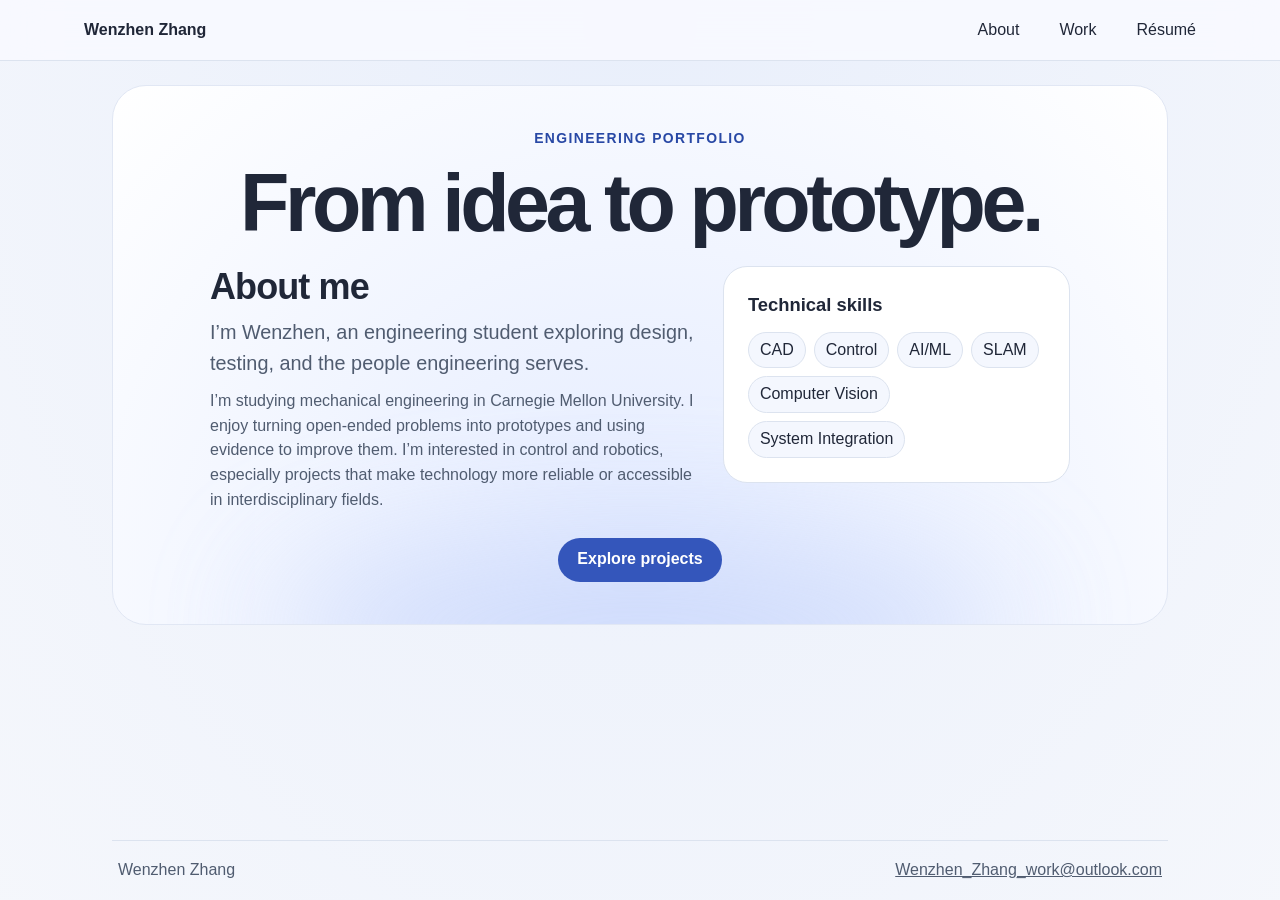
<file: index.html>
<!doctype html>
<html lang="en">
<head>
<meta charset="utf-8">
<meta name="viewport" content="width=device-width, initial-scale=1">
<meta name="description" content="An engineering portfolio with six case studies and a résumé.">
<title>Home | Engineering Portfolio</title>
<link rel="stylesheet" href="style.css">
<script defer src="content.js"></script>
<script defer src="app.js"></script>
</head>
<body data-page="index">
<a class="skip" href="#main">Skip to content</a>
<header class="bar"><nav aria-label="Main navigation">
<a class="brand" href="index.html" id="brand" aria-current="page">Portfolio</a>
<div><a href="#about">About</a><a href="work.html">Work</a><a href="resume.html">Résumé</a></div>
</nav></header>
<main id="main" tabindex="-1">
<div class="hero"><p class="eyebrow" id="role"></p><h1 id="headline">Engineering Portfolio</h1><section class="about home-about" id="about" aria-labelledby="about-heading"><div><h2 id="about-heading">About me</h2><p class="lede" id="intro"></p><p class="lede" id="bio"></p></div><div class="skills"><h3>Technical skills</h3><ul class="tags" id="skills"></ul></div></section><div class="actions"><a class="button primary" href="work.html">Explore projects</a></div></div>
<noscript><p class="notice">Enable JavaScript to see the portfolio content.</p></noscript>
</main>
<footer><span id="footer-name"></span><a id="email"></a></footer>
</body>
</html>
</file>
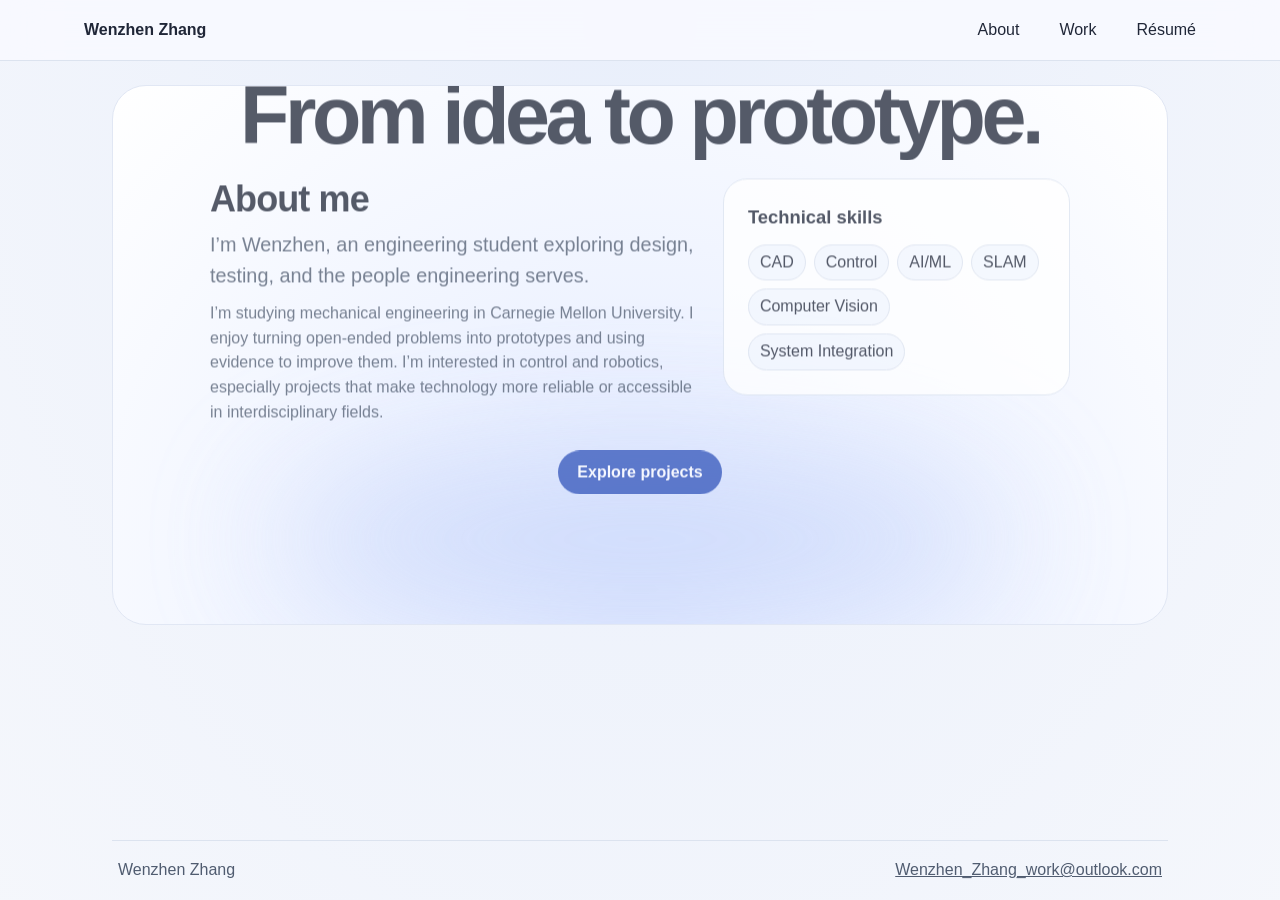
<file: about.html>
<!doctype html>
<html lang="en">
<head>
<meta charset="utf-8">
<meta name="viewport" content="width=device-width, initial-scale=1">
<meta http-equiv="refresh" content="0; url=index.html#about">
<title>About | Engineering Portfolio</title>
</head>
<body><p><a href="index.html#about">Read the introduction</a></p></body>
</html>
</file>
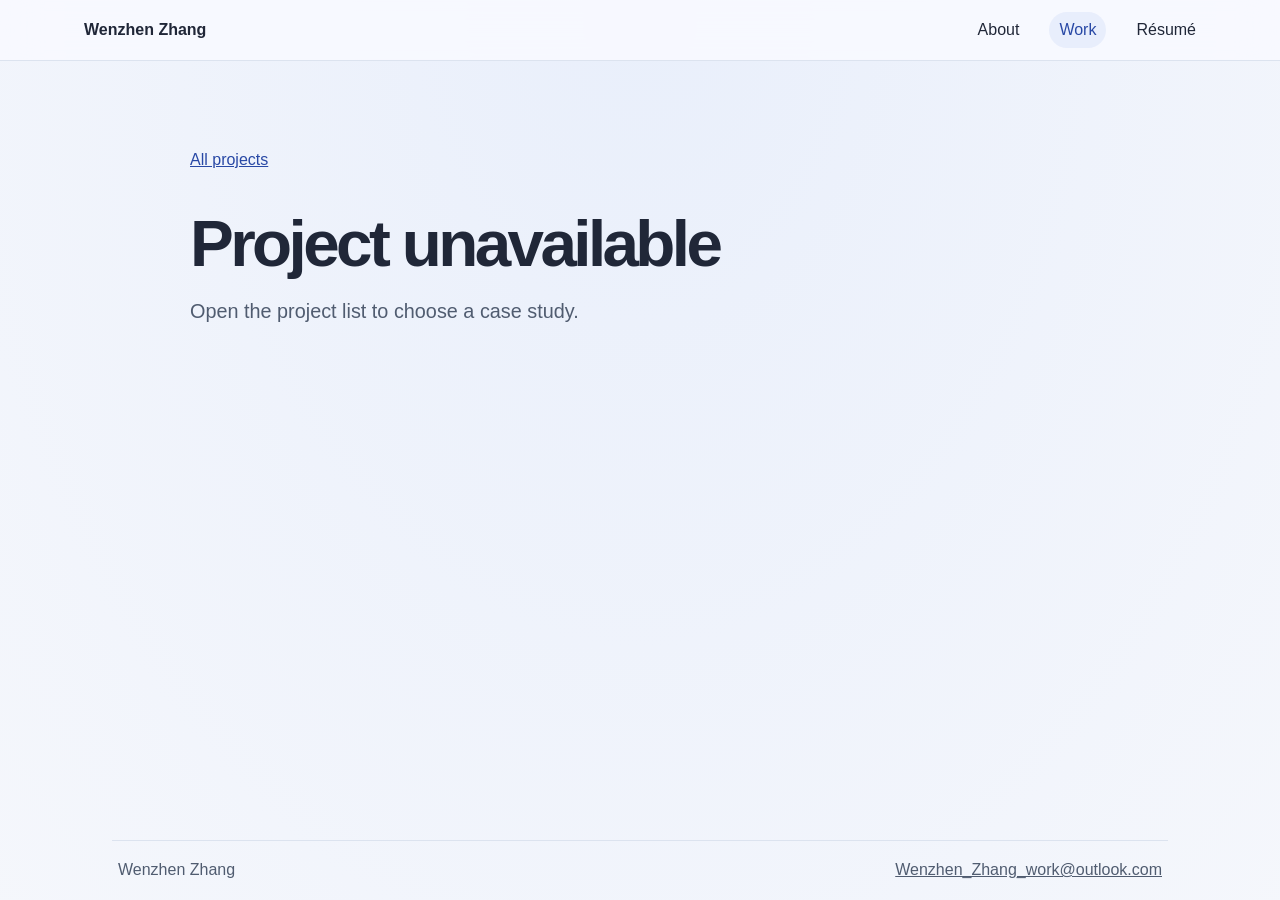
<file: project.html>
<!doctype html>
<html lang="en">
<head>
<meta charset="utf-8">
<meta name="viewport" content="width=device-width, initial-scale=1">
<meta name="description" content="An engineering portfolio with six case studies and a résumé.">
<title>Case study | Engineering Portfolio</title>
<link rel="stylesheet" href="style.css">
<script defer src="content.js"></script>
<script defer src="app.js"></script>
</head>
<body data-page="project">
<a class="skip" href="#main">Skip to content</a>
<header class="bar"><nav aria-label="Main navigation">
<a class="brand" href="index.html" id="brand">Portfolio</a>
<div><a href="index.html#about">About</a><a href="work.html" aria-current="true">Work</a><a href="resume.html">Résumé</a></div>
</nav></header>
<main id="main" tabindex="-1">
<article class="section case"><a class="back" href="work.html">All projects</a><header class="case-heading"><p class="eyebrow" id="case-category"></p><h1 id="case-title">Case study</h1><p class="lede" id="case-summary"></p><div id="case-cover"></div></header><div id="case-body" class="case-grid"></div></article>
<noscript><p class="notice">Enable JavaScript to see the portfolio content.</p></noscript>
</main>
<footer><span id="footer-name"></span><a id="email"></a></footer>
</body>
</html>
</file>
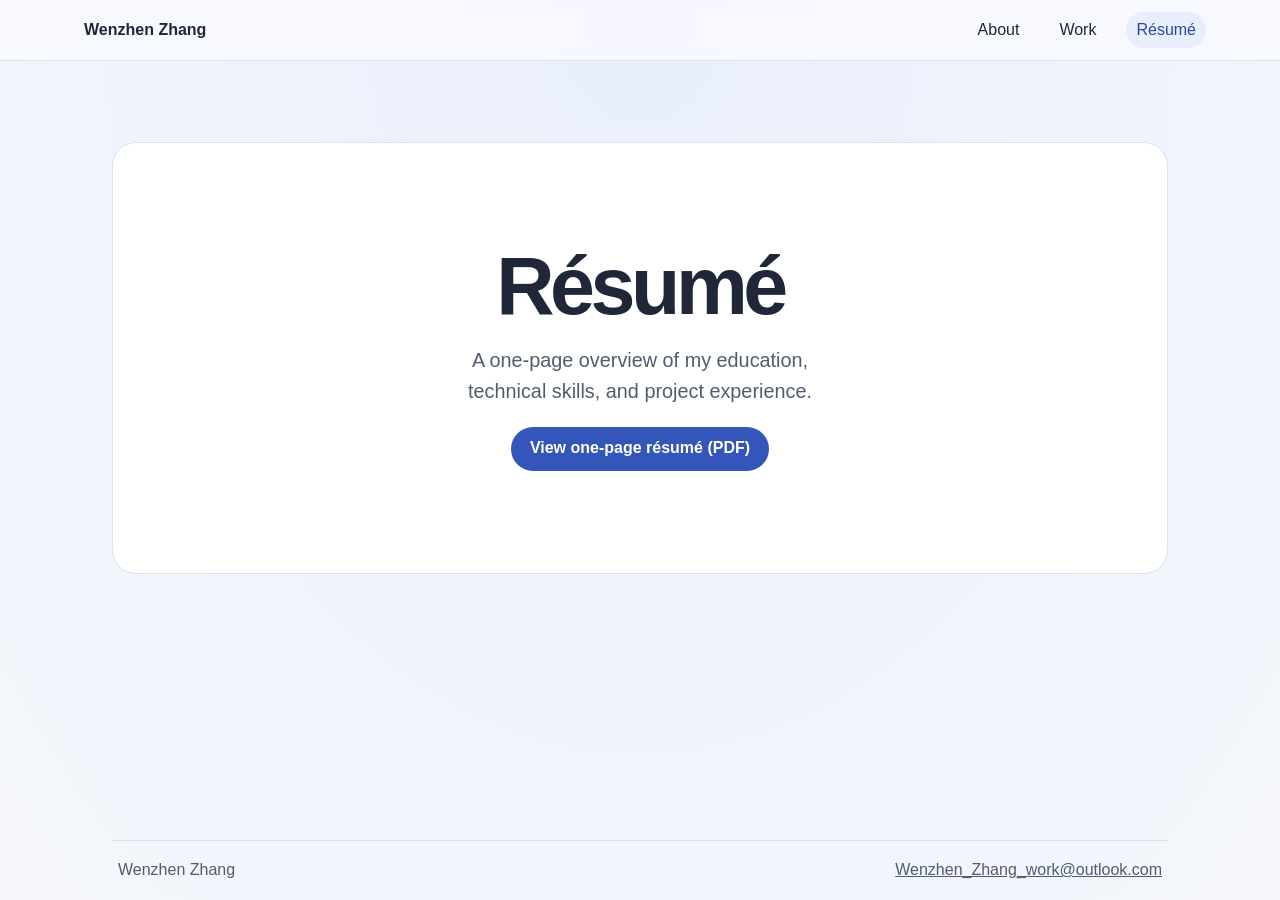
<file: resume.html>
<!doctype html>
<html lang="en">
<head>
<meta charset="utf-8">
<meta name="viewport" content="width=device-width, initial-scale=1">
<meta name="description" content="An engineering portfolio with six case studies and a résumé.">
<title>Résumé | Engineering Portfolio</title>
<link rel="stylesheet" href="style.css">
<script defer src="content.js"></script>
<script defer src="app.js"></script>
</head>
<body data-page="resume">
<a class="skip" href="#main">Skip to content</a>
<header class="bar"><nav aria-label="Main navigation">
<a class="brand" href="index.html" id="brand">Portfolio</a>
<div><a href="index.html#about">About</a><a href="work.html">Work</a><a href="resume.html" aria-current="page">Résumé</a></div>
</nav></header>
<main id="main" tabindex="-1">
<section class="section resume"><h1>Résumé</h1><p class="lede" id="resume-intro"></p><a class="button primary" id="resume-link" href="resume.pdf">View one-page résumé (PDF)</a></section>
<noscript><p class="notice">Enable JavaScript to see the portfolio content.</p></noscript>
</main>
<footer><span id="footer-name"></span><a id="email"></a></footer>
</body>
</html>
</file>
<file: style.css>
:root {
  color-scheme: light;
  --ink: #202738;
  --muted: #505c70;
  --blue: #2848a5;
  --line: #dce3ef;
  font: 16px/1.55 -apple-system, BlinkMacSystemFont, "Segoe UI", sans-serif;
}
* { box-sizing: border-box; }
body {
  min-height: 100vh;
  margin: 0;
  display: flex;
  flex-direction: column;
  color: var(--ink);
  background: radial-gradient(ellipse at 50% 0, #e9effb 0, transparent 72rem), #f8f9fc;
}
a { color: inherit; }
a:focus-visible { outline: 3px solid #5979eb; outline-offset: 4px; }
.skip { position: fixed; top: 8px; left: 8px; z-index: 4; background: white; padding: 8px; transform: translateY(-150%); }
.skip:focus { transform: none; }
.bar { position: sticky; top: 0; z-index: 3; background: #f8faffdf; backdrop-filter: blur(18px); border-bottom: 1px solid var(--line); }
.bar nav { min-height: 60px; max-width: 1180px; margin: auto; padding: 10px 24px; display: flex; justify-content: space-between; align-items: center; gap: 8px 20px; flex-wrap: wrap; }
.bar nav div { display: flex; gap: clamp(2px, 2vw, 20px); flex-wrap: wrap; }
.bar a { text-decoration: none; padding: 6px 10px; border-radius: 999px; }
.bar nav div a[aria-current], .bar nav div a:hover { background: #e8eefc; color: var(--blue); }
.brand { font-weight: 750; }
main { flex: 1; width: min(1120px, 100%); margin-inline: auto; padding-inline: clamp(16px, 5vw, 32px); }
main:focus { outline: none; }

.hero {
  width: 100%;
  isolation: isolate;
  position: relative;
  overflow: hidden;
  margin-block: 24px;
  padding: clamp(42px, 8vh, 82px) 22px;
  text-align: center;
  border: 1px solid #e1e7f4;
  border-radius: 34px;
  background: radial-gradient(ellipse at 50% 95%, #e2eaff 0, #f1f5ff 49%, #fff 100%);
}
.hero::before {
  position: absolute;
  inset: auto 0 -90px;
  margin-inline: auto;
  width: min(75%, 730px);
  height: 170px;
  border-radius: 50%;
  background: #c3d2fa;
  filter: blur(68px);
  opacity: .65;
  content: "";
  z-index: -1;
  animation: glow 8s ease-in-out infinite alternate;
}
.hero > *, .section { animation: arrive .58s cubic-bezier(.2,.75,.2,1) both; }
h1, h2, p { margin-top: 0; }
h1 { margin-bottom: 18px; font-size: clamp(2.65rem, 7vw, 5.05rem); line-height: 1.02; letter-spacing: -.055em; text-wrap: balance; }
.hero h1 { margin-inline: auto; max-width: 850px; }
h2 { line-height: 1.15; letter-spacing: -.025em; }
.eyebrow { margin-bottom: 12px; color: var(--blue); font-size: .87rem; font-weight: 750; letter-spacing: .1em; text-transform: uppercase; }
.lede { max-width: 59ch; color: var(--muted); font-size: clamp(1.06rem, 2vw, 1.24rem); }
.hero .lede, .resume .lede { margin-inline: auto; text-wrap: balance; }
.actions { display: flex; justify-content: center; flex-wrap: wrap; gap: 10px; margin-top: 25px; }
.button { display: inline-flex; align-items: center; justify-content: center; min-height: 44px; padding: 8px 19px; border-radius: 999px; text-decoration: none; font-weight: 650; transition: transform .22s, background .22s; }
.button:hover { transform: translateY(-2px); }
.primary { color: white; background: #3456bb; }
.soft { color: #25469d; background: #eaf0ff; }
.hero .soft { background: #f9fbff; }
.section { margin-block: clamp(42px, 7vw, 81px); }
.page-heading { margin-bottom: 26px; }
.grid { display: grid; grid-template-columns: repeat(3, minmax(0, 1fr)); gap: 16px; }
.card { overflow: hidden; display: flex; flex-direction: column; border-radius: 22px; border: 1px solid var(--line); background: #fff; transition: box-shadow .25s, transform .25s; }
.card:hover, .card:focus-within { transform: translateY(-4px); box-shadow: 0 10px 28px #23366512; }
.cover { height: 132px; display: grid; place-items: center; overflow: hidden; background: linear-gradient(145deg, #ffffff96, #ffffff63), var(--cover); }
.cover img { width: 100%; height: 100%; object-fit: cover; }
.cover span { width: 76px; aspect-ratio: 1; border-radius: var(--shape); background: linear-gradient(145deg,#ffffffd9,#ffffff24); box-shadow: inset 0 0 0 1px #ffffff9e,0 9px 24px #202d5425; transform: rotate(-17deg); transition: transform .35s; }
.card:hover .cover span { transform: rotate(0) scale(1.1); }
.card-body { display: flex; flex: 1; flex-direction: column; align-items: flex-start; padding: 19px; }
.card h2 { font-size: 1.32rem; margin-bottom: 8px; }
.card p:not(.eyebrow), .case-block p { color: var(--muted); }
.card .button { margin-top: auto; }
.about { display: grid; grid-template-columns: 1.4fr 1fr; gap: 27px; align-items: start; }
.skills, .resume, .case-block { background: #fff; border: 1px solid var(--line); border-radius: 24px; padding: clamp(20px, 4vw, 35px); }
.tags { display: flex; flex-wrap: wrap; gap: 8px; list-style: none; padding: 0; margin: 0; }
.tags li { border: 1px solid var(--line); background: #f4f7fe; border-radius: 999px; padding: 5px 11px; }
.resume { text-align: center; padding-block: clamp(48px, 9vw, 102px); }
.back { display: inline-block; padding-block: 6px; margin-bottom: 20px; color: var(--blue); }
.case { max-width: 900px; margin-inline: auto; }
.case-heading h1 { font-size: clamp(2.4rem, 6vw, 4.1rem); }
.project-figure { margin: 20px 0 22px; }
.project-figure .cover { height: clamp(170px, 32vw, 320px); border-radius: 20px; background: #e9edf5; }
.project-figure img { object-fit: contain; min-height: 0; }
.project-figure figcaption { font-size: .875rem; margin-top: 6px; color: var(--muted); }
.case-grid { display: grid; gap: 12px; grid-template-columns: repeat(2, minmax(0, 1fr)); }
.case-block { padding: 20px; }
.case-block h2 { font-size: 1.16rem; margin-bottom: 7px; }
.case-block p { margin-bottom: 0; }
footer { width: min(1056px, calc(100% - 32px)); margin-inline: auto; border-top: 1px solid var(--line); padding: 17px 6px; display: flex; justify-content: space-between; flex-wrap: wrap; gap: 8px 14px; color: var(--muted); }
.notice { margin-block: 20px; }
@keyframes arrive { from { opacity: 0; transform: translateY(10px); } to { opacity: 1; transform: none; } }
@keyframes glow { to { transform: scale(1.15); opacity: .4; } }
@media (max-width: 880px) { .grid { grid-template-columns: repeat(2, minmax(0, 1fr)); } }
@media (max-width: 580px) {
  .grid, .about, .case-grid { grid-template-columns: 1fr; }
  .bar nav { padding-inline: 12px; column-gap: 4px; }
  .bar a { padding-inline: 7px; }
  .hero { border-radius: 24px; }
}
@media (prefers-reduced-motion: reduce) { *, *::before, *::after { animation: none !important; transition: none !important; } }

.home-about { scroll-margin-top: 92px; margin-block: 28px 40px; }
.home-about h2 { font-size: clamp(1.65rem, 4vw, 2.25rem); margin-bottom: 10px; }
.home-about h3 { font-size: 1.15rem; margin: 0 0 12px; }
.home-about p { margin-bottom: 0; }
.home-about .skills { padding: clamp(16px, 3vw, 24px); }
.hero:has(.home-about) { padding-block: clamp(24px, 5vh, 42px); }
.hero .home-about { max-width: 860px; margin: 22px auto 0; text-align: left; }
.hero .home-about .lede { margin-inline: 0; text-wrap: initial; }
.hero .home-about #intro { margin-bottom: 10px; }
.hero .home-about #bio { font-size: 1rem; }
.project-description { grid-column: 1 / -1; }

.project-description p { max-width: 74ch; }
</file>
